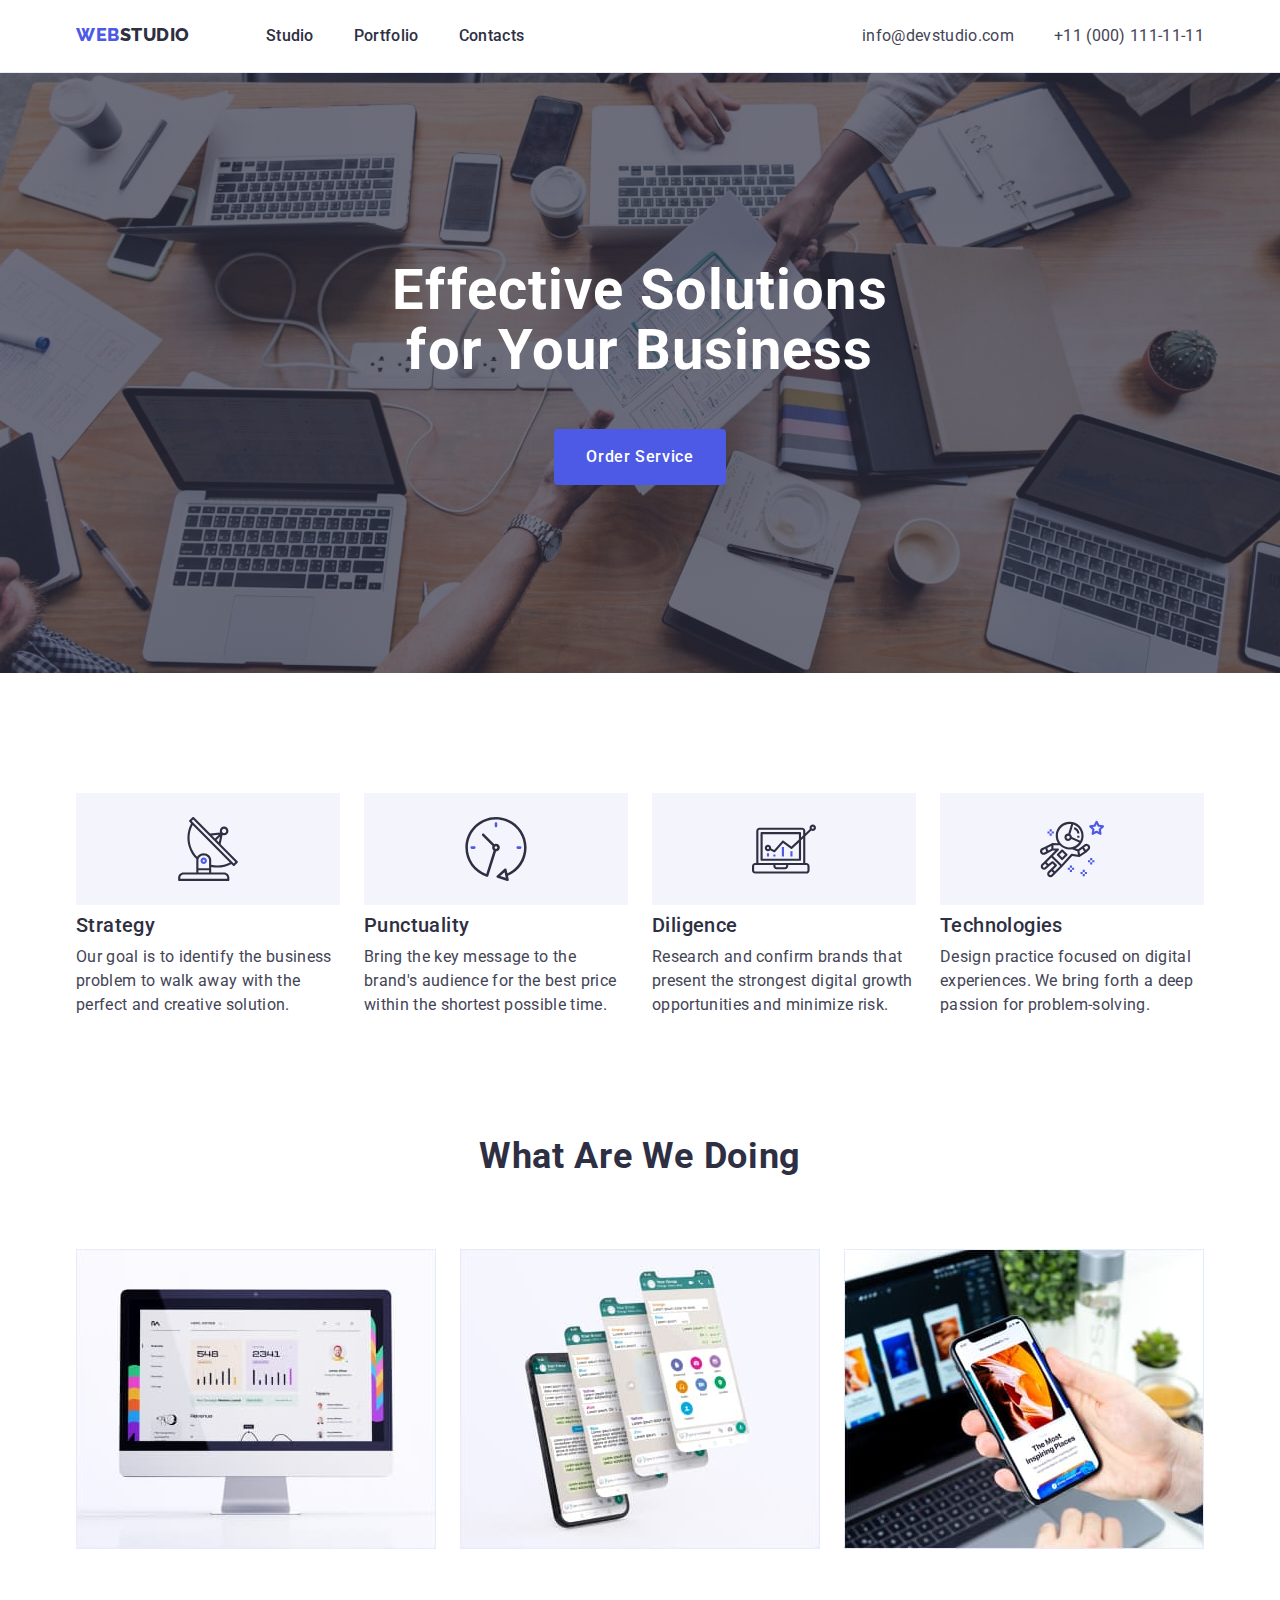
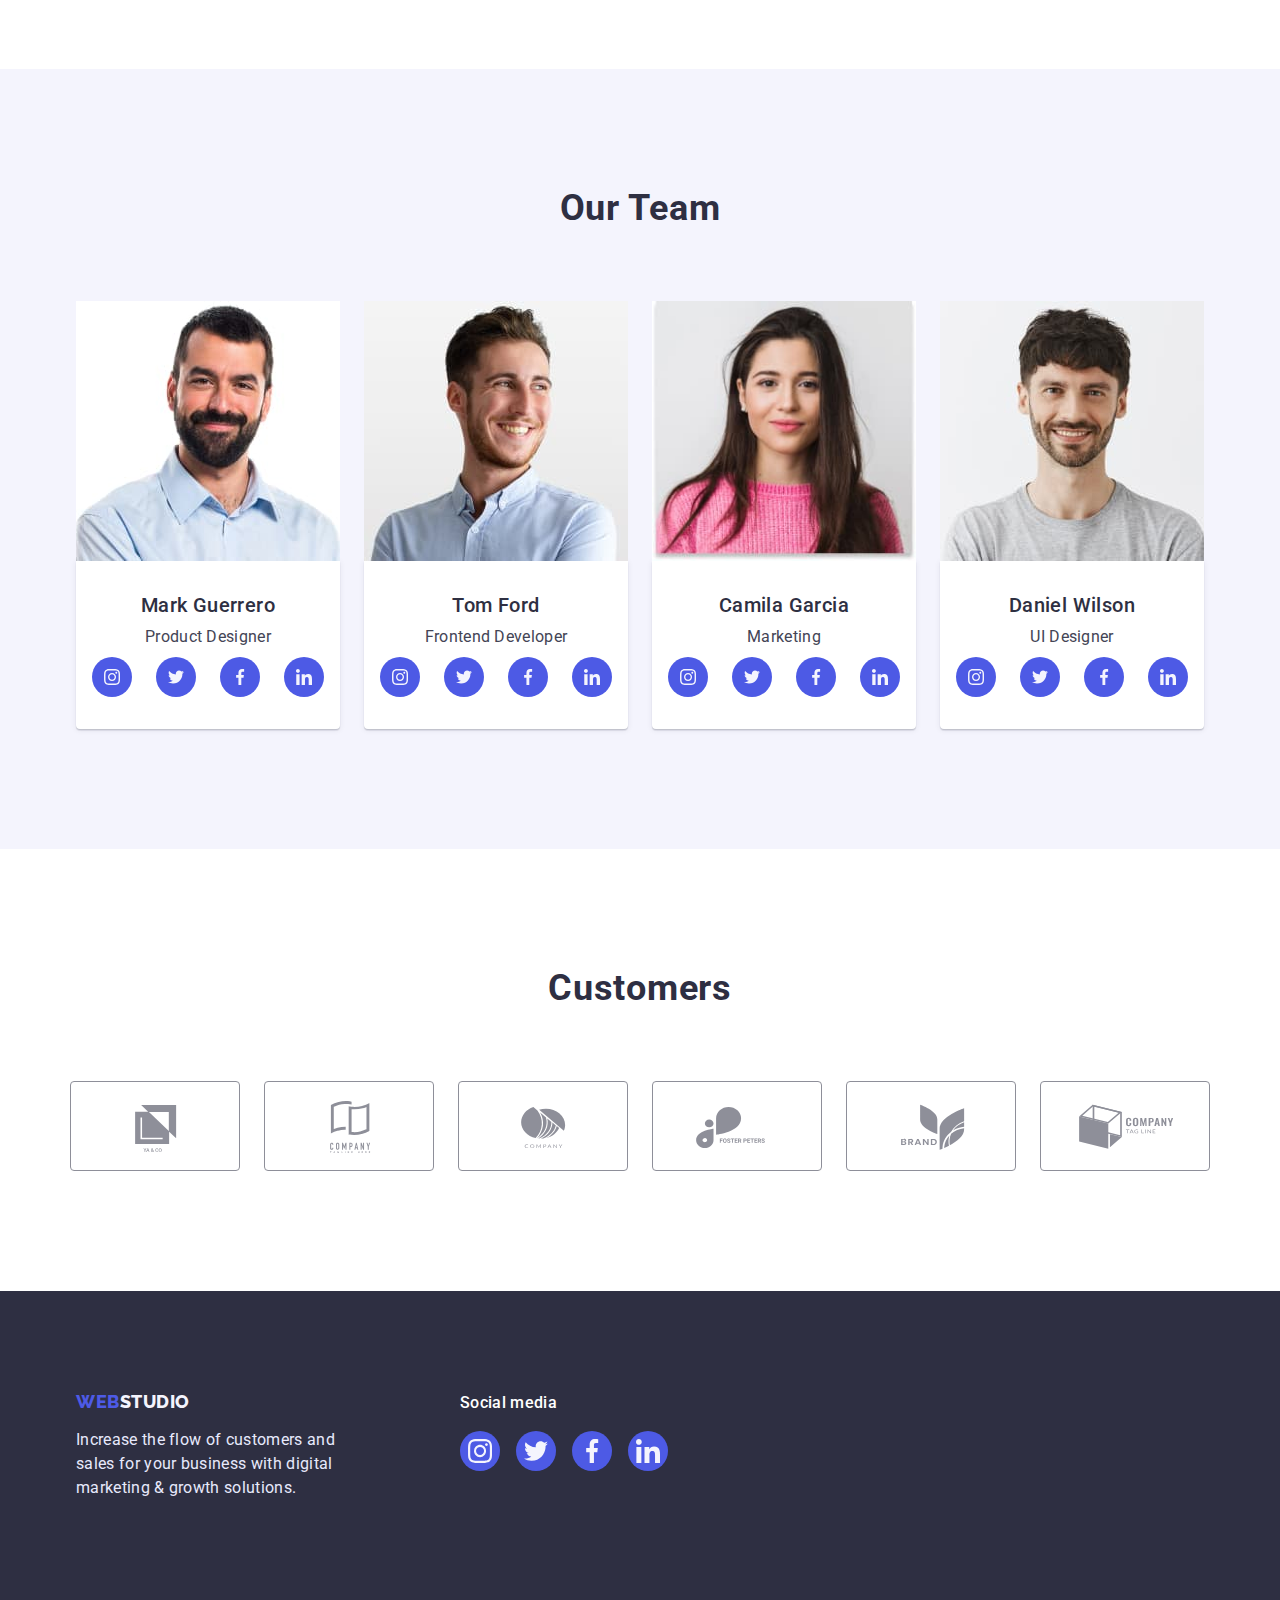
<file: index.html>
<!DOCTYPE html>
<html lang="en">

<head>
    <meta charset="UTF-8">
    <meta http-equiv="X-UA-Compatible" content="IE=edge">
    <meta name="viewport" content="width=device-width, initial-scale=1.0">
    <link rel="preconnect" href="https://fonts.googleapis.com">
    <link rel="preconnect" href="https://fonts.gstatic.com" crossorigin>
    <link
        href="https://fonts.googleapis.com/css2?family=Raleway:wght@800&family=Roboto:wght@400;500;700;900&display=swap"
        rel="stylesheet">
    <link rel="stylesheet"
        href="https://cdnjs.cloudflare.com/ajax/libs/modern-normalize/1.1.0/modern-normalize.min.css">
    <link rel="stylesheet" href="./css/styles.css">

    <title>Студія</title>
</head>

<body>
    <header class="header">
        <div class="container header-menu">
            <nav class="nav">
                <a class="logo link" href="./index.html">Web<span class="color">Studio</span></a>
                <ul class="menu list">
                    <li class="menu-item"><a class="menu-link link" href="./index.html">Studio</a></li>
                    <li class="menu-item"><a class="menu-link link" href="./portfolio.html">Portfolio</a></li>
                    <li class="menu-item"><a class="menu-link link" href="">Contacts</a></li>
                </ul>
            </nav>
            <address class="address">
                <ul class="address-list list">
                    <li class="address-item"><a class="address-link link"
                            href="mailto:info@devstudio.com">info@devstudio.com</a></li>
                    <li class="address-item"><a class="address-link link" href="tel:+110001111111">+11 (000)
                            111-11-11</a>
                    </li>
                </ul>
            </address>
        </div>
    </header>
    <main>
        <!-- Section Hero -->
        <section class="hero">
            <h1 class="hero-title">Effective Solutions for Your Business</h1>
            <button class="hero-button" type="button" data-modal-open>Order Service</button>
        </section>
        <!-- Section Advantages (h2 need to hide in css) -->
        <section class="advantages">
            <div class="container">
                <h2 hidden class="adv-title">Our Advantages</h2>
                <ul class="adv-list list">
                    <li class="adv-list-items">
                        <div class="fild">
                            <svg width="64" height="64" class="fild-icon">
                                <use href="./images/sprite.svg#icon-antenna"></use>
                            </svg>
                        </div>
                        <h3 class="adv-subtitle">Strategy</h3>
                        <p class="text text-padding">
                            Our goal is to identify the business problem to walk away with the perfect and creative
                            solution.
                        </p>
                    </li>
                    <li class="adv-list-items">
                        <div class="fild">
                            <svg width="64" height="64" class="fild-icon">
                                <use href="./images/sprite.svg#icon-clock"></use>
                            </svg>
                        </div>
                        <h3 class="adv-subtitle">Punctuality</h3>
                        <p class="text text-padding">
                            Bring the key message to the brand's audience for the best price within the shortest
                            possible
                            time.
                        </p>
                    </li>
                    <li class="adv-list-items">
                        <div class="fild">
                            <svg width="64" height="64" class="fild-icon">
                                <use href="./images/sprite.svg#icon-diagram"></use>
                            </svg>
                        </div>
                        <h3 class="adv-subtitle">Diligence</h3>
                        <p class="text text-padding">
                            Research and confirm brands that present the strongest digital growth opportunities and
                            minimize
                            risk.
                        </p>
                    </li>
                    <li class="adv-list-items">
                        <div class="fild">
                            <svg width="64" height="64" class="fild-icon">
                                <use href="./images/sprite.svg#icon-astronaut"></use>
                            </svg>
                        </div>
                        <h3 class="adv-subtitle">Technologies</h3>
                        <p class="text text-padding">
                            Design practice focused on digital experiences. We bring forth a deep passion for
                            problem-solving.
                        </p>
                    </li>
                </ul>
            </div>
        </section>
        <!-- Section What we are doing (WORK) -->
        <section class="work">
            <div class="container">
                <h2 class="work-title">What are we doing</h2>
                <ul class="work-list list">
                    <li class="work-img"><img class="img" src="./images/img-1.jpg" alt="Computer monitor" width="360">
                    </li>
                    <li class="work-img"><img class="img" src="./images/img-2.jpg" alt="Mobile app image" width="360">
                    </li>
                    <li class="work-img"><img class="img" src="./images/img-3.jpg" alt="Responsive website design image"
                            width="360"></li>
                </ul>
            </div>
        </section>
        <!-- Section Our team -->
        <section class="team">
            <div class="container">
                <h2 class="team-title">Our Team</h2>
                <ul class="team-list list">
                    <li class="team-list-item">
                        <img class="team-photo" src="./images/Marc-Guerrero.jpg" alt="Marck Guerrero photo" width="264">
                        <div class="team-name">
                            <h3 class="team-subtitle">Mark Guerrero</h3>
                            <p class="team-text">Product Designer</p>
                            <ul class="team-icon-list list">
                                <li class="icon-list-item">
                                    <a class="team-icon-link" href="">
                                        <svg class="link-icon" width="16" height="16">
                                            <use href="./images/sprite.svg#icon-instagram"></use>
                                        </svg>
                                    </a>
                                </li>
                                <li class="icon-list-item">
                                    <a class="team-icon-link" href="">
                                        <svg class="link-icon" width="16" height="16">
                                            <use href="./images/sprite.svg#icon-twitter"></use>
                                        </svg>
                                    </a>
                                </li>
                                <li class="icon-list-item">
                                    <a class="team-icon-link" href="">
                                        <svg class="link-icon" width="16" height="16">
                                            <use href="./images/sprite.svg#icon-facebook"></use>
                                        </svg>
                                    </a>
                                </li>
                                <li class="icon-list-item">
                                    <a class="team-icon-link" href="">
                                        <svg class="link-icon" width="16" height="16">
                                            <use href="./images/sprite.svg#icon-linkedin"></use>
                                        </svg>
                                    </a>
                                </li>
                            </ul>
                        </div>
                    </li>
                    <li class="team-list-item">
                        <img class="team-photo" src="./images/Tom-Ford.jpg" alt="Tom Ford photo" width="264">
                        <div class="team-name">
                            <h3 class="team-subtitle">Tom Ford</h3>
                            <p class="team-text">Frontend Developer</p>
                            <ul class="team-icon-list list">
                                <li class="icon-list-item">
                                    <a class="team-icon-link" href="">
                                        <svg class="link-icon" width="16" height="16">
                                            <use href="./images/sprite.svg#icon-instagram"></use>
                                        </svg>
                                    </a>
                                </li>
                                <li class="icon-list-item">
                                    <a class="team-icon-link" href="">
                                        <svg class="link-icon" width="16" height="16">
                                            <use href="./images/sprite.svg#icon-twitter"></use>
                                        </svg>
                                    </a>
                                </li>
                                <li class="icon-list-item">
                                    <a class="team-icon-link" href="">
                                        <svg class="link-icon" width="16" height="16">
                                            <use href="./images/sprite.svg#icon-facebook"></use>
                                        </svg>
                                    </a>
                                </li>
                                <li class="icon-list-item">
                                    <a class="team-icon-link" href="">
                                        <svg class="link-icon" width="16" height="16">
                                            <use href="./images/sprite.svg#icon-linkedin"></use>
                                        </svg>
                                    </a>
                                </li>
                            </ul>
                        </div>
                    </li>
                    <li class="team-list-item">
                        <img class="team-photo" src="./images/Camila-Garcia.jpg" alt="Camila Garcia photo" width="264">
                        <div class="team-name">
                            <h3 class="team-subtitle">Camila Garcia</h3>
                            <p class="team-text">Marketing</p>
                            <ul class="team-icon-list list">
                                <li class="icon-list-item">
                                    <a class="team-icon-link" href="">
                                        <svg class="link-icon" width="16" height="16">
                                            <use href="./images/sprite.svg#icon-instagram"></use>
                                        </svg>
                                    </a>
                                </li>
                                <li class="icon-list-item">
                                    <a class="team-icon-link" href="">
                                        <svg class="link-icon" width="16" height="16">
                                            <use href="./images/sprite.svg#icon-twitter"></use>
                                        </svg>
                                    </a>
                                </li>
                                <li class="icon-list-item">
                                    <a class="team-icon-link" href="">
                                        <svg class="link-icon" width="16" height="16">
                                            <use href="./images/sprite.svg#icon-facebook"></use>
                                        </svg>
                                    </a>
                                </li>
                                <li class="icon-list-item">
                                    <a class="team-icon-link" href="">
                                        <svg class="link-icon" width="16" height="16">
                                            <use href="./images/sprite.svg#icon-linkedin"></use>
                                        </svg>
                                    </a>
                                </li>
                            </ul>
                        </div>
                    </li>
                    <li class="team-list-item">
                        <img class="team-photo" src="./images/Daniel-Wilson.jpg" alt="Daniel Wilson photo" width="264">
                        <div class="team-name">
                            <h3 class="team-subtitle">Daniel Wilson</h3>
                            <p class="team-text">UI Designer</p>
                            <ul class="team-icon-list list">
                                <li class="icon-list-item">
                                    <a class="team-icon-link" href="">
                                        <svg class="link-icon" width="16" height="16">
                                            <use href="./images/sprite.svg#icon-instagram"></use>
                                        </svg>
                                    </a>
                                </li>
                                <li class="icon-list-item">
                                    <a class="team-icon-link" href="">
                                        <svg class="link-icon" width="16" height="16">
                                            <use href="./images/sprite.svg#icon-twitter"></use>
                                        </svg>
                                    </a>
                                </li>
                                <li class="icon-list-item">
                                    <a class="team-icon-link" href="">
                                        <svg class="link-icon" width="16" height="16">
                                            <use href="./images/sprite.svg#icon-facebook"></use>
                                        </svg>
                                    </a>
                                </li>
                                <li class="icon-list-item">
                                    <a class="team-icon-link" href="">
                                        <svg class="link-icon" width="16" height="16">
                                            <use href="./images/sprite.svg#icon-linkedin"></use>
                                        </svg>
                                    </a>
                                </li>
                            </ul>
                        </div>
                    </li>
                </ul>
            </div>
        </section>
        <section class="customer">
            <div class="container">
                <h2 class="customer-title">Customers</h2>
                <div class="customer-fild">
                    <ul class="customer-list list">
                        <li class="customer-list-item"><a class="customer-link" href=""><svg class="customer-icon"
                                    width="168" height="88">
                                    <use href="./images/sprite.svg#icon-Logo-1"></use>
                                </svg></a></li>
                        <li class="customer-list-item"><a class="customer-link" href=""><svg class="customer-icon"
                                    width="168" height="88">
                                    <use href="./images/sprite.svg#icon-Logo-2"></use>
                                </svg></a></li>
                        <li class="customer-list-item"><a class="customer-link" href=""><svg class="customer-icon"
                                    width="168" height="88">
                                    <use href="./images/sprite.svg#icon-Logo-3"></use>
                                </svg></a></li>
                        <li class="customer-list-item"><a class="customer-link" href=""><svg class="customer-icon"
                                    width="168" height="88">
                                    <use href="./images/sprite.svg#icon-Logo-4"></use>
                                </svg></a></li>
                        <li class="customer-list-item"><a class="customer-link" href=""><svg class="customer-icon"
                                    width="168" height="88">
                                    <use href="./images/sprite.svg#icon-Logo-5"></use>
                                </svg></a></li>
                        <li class="customer-list-item"><a class="customer-link" href=""><svg class="customer-icon"
                                    width="168" height="88">
                                    <use href="./images/sprite.svg#icon-Logo-6"></use>
                                </svg></a></li>
                    </ul>
                </div>
            </div>
        </section>
    </main>
    <footer class="footer">
        <div class="container wraps">
            <div class="wrap1">
                <a class="footer-logo link" href="./index.html">Web<span class="footer-color">Studio</span></a>
                <p class="footer-text">Increase the flow of customers and sales for your business with digital marketing
                    &
                    growth
                    solutions.</p>
            </div>
            <div class="wrap2">
                <p class="social-text">Social media</p>
                <ul class="wrap2-social-list list">
                    <li class="wrap2-list-item"><a class="wrap2-social-link" href=""><svg class="wrap2-icon" width="24"
                                height="24">
                                <use href="./images/sprite.svg#icon-instagram"></use>
                            </svg></a></li>
                    <li class="wrap2-list-item"><a class="wrap2-social-link" href=""><svg class="wrap2-icon" width="24"
                                height="24">
                                <use href="./images/sprite.svg#icon-twitter"></use>
                            </svg></a></li>
                    <li class="wrap2-list-item"><a class="wrap2-social-link" href=""><svg class="wrap2-icon" width="24"
                                height="24">
                                <use href="./images/sprite.svg#icon-facebook"></use>
                            </svg></a></li>
                    <li class="wrap2-list-item"><a class="wrap2-social-link" href=""><svg class="wrap2-icon" width="24"
                                height="24">
                                <use href="./images/sprite.svg#icon-linkedin"></use>
                            </svg></a></li>
                </ul>
            </div>
        </div>
    </footer>
    <!-------------- Modal window------------ -->
    <div class="backdrop is-hidden" data-modal>
        <div class="modal">
            <button class="modal-close-button" type="button" data-modal-close><svg class="modal-close-icon" width="8"
                    height="8">
                    <use href="./images/sprite.svg#close-modal"></use>
                </svg></button>
        </div>
    </div>

    <script src="./js/modal.js"></script>
</body>

</html>
</file>
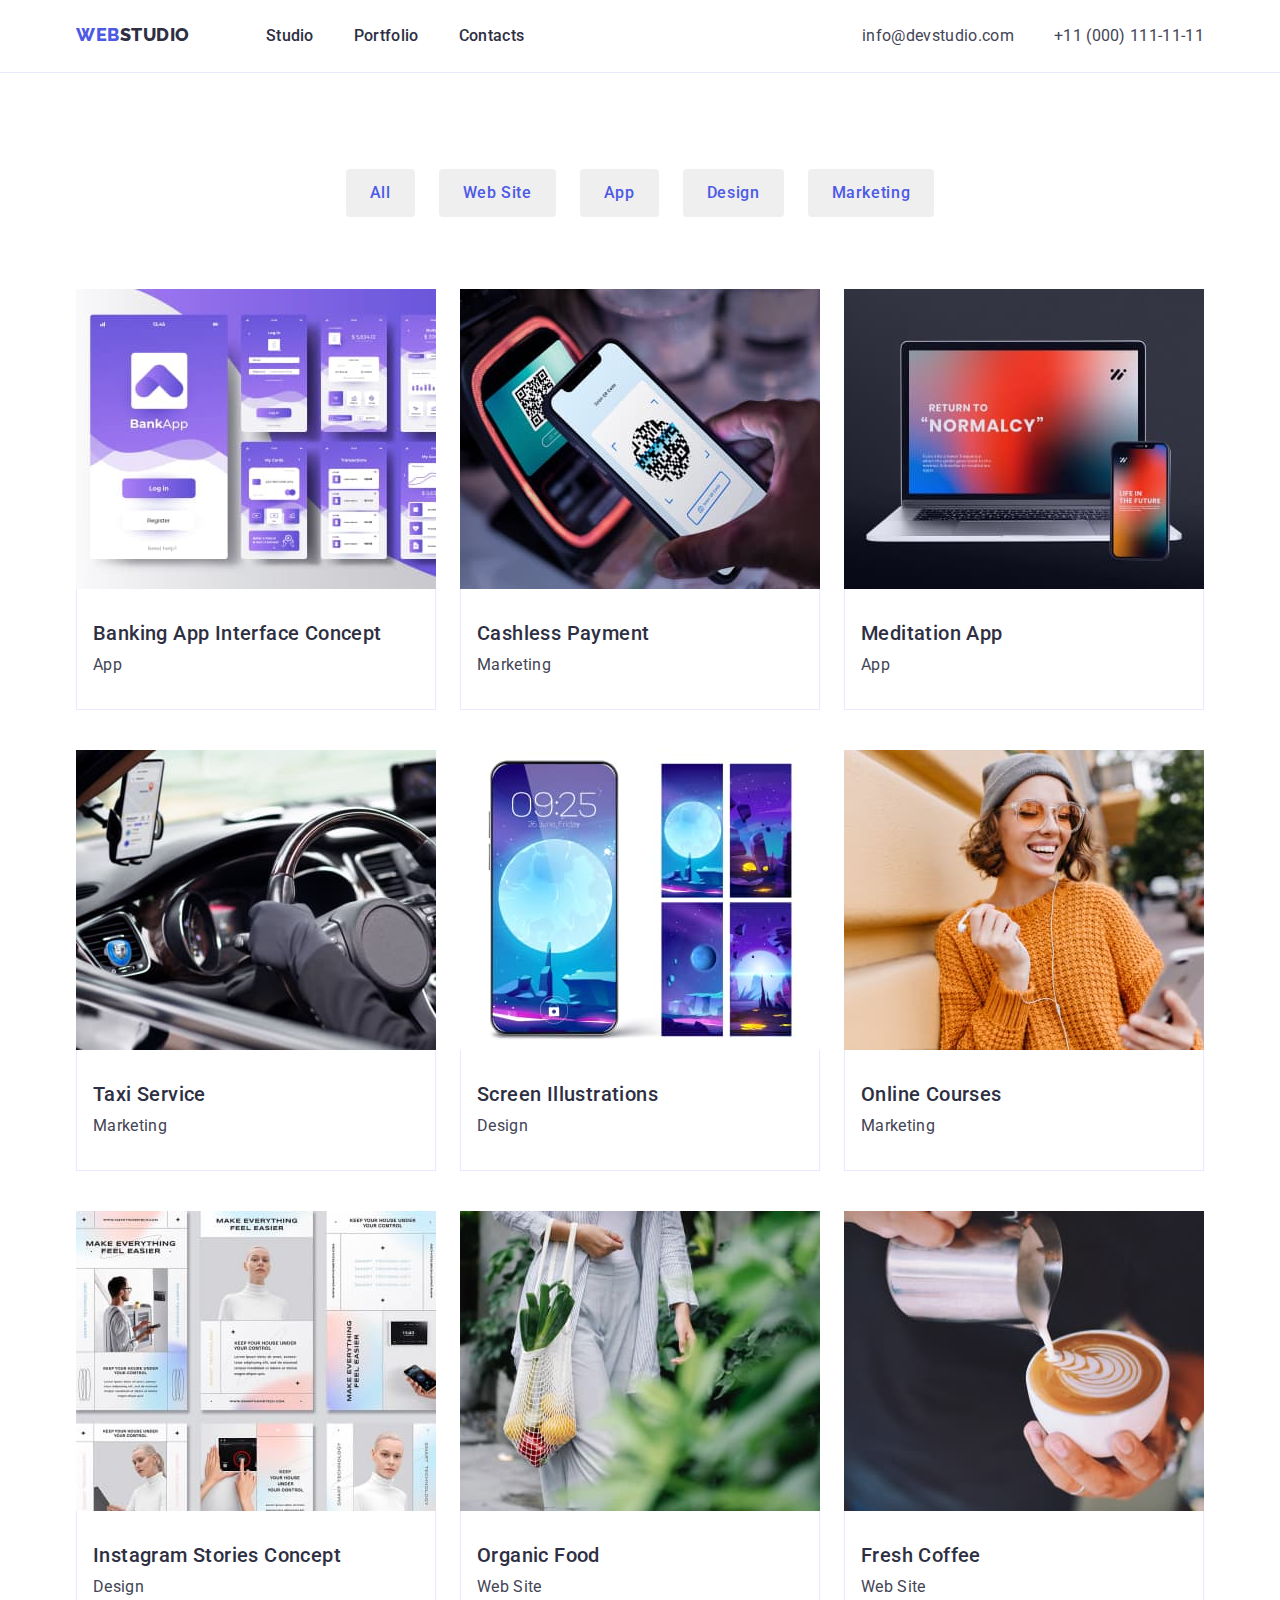
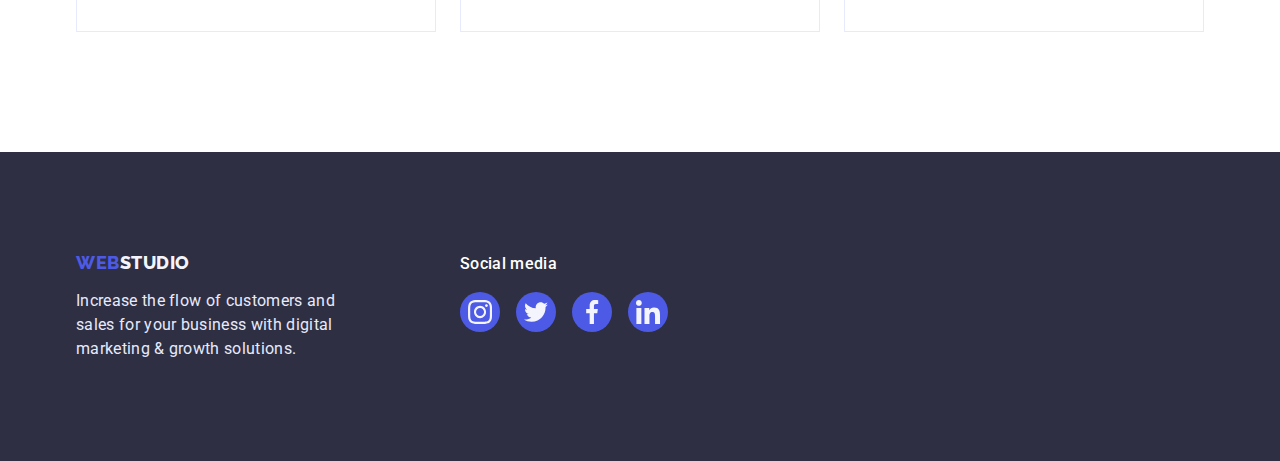
<file: portfolio.html>
<!DOCTYPE html>
<html lang="en">

<head>
    <meta charset="UTF-8">
    <meta http-equiv="X-UA-Compatible" content="IE=edge">
    <meta name="viewport" content="width=device-width, initial-scale=1.0">
    <link rel="preconnect" href="https://fonts.googleapis.com">
    <link rel="preconnect" href="https://fonts.gstatic.com" crossorigin>
    <link
        href="https://fonts.googleapis.com/css2?family=Raleway:wght@800&family=Roboto:wght@400;500;700;900&display=swap"
        rel="stylesheet">
    <link rel="stylesheet"
        href="https://cdnjs.cloudflare.com/ajax/libs/modern-normalize/1.1.0/modern-normalize.min.css">
    <link rel="stylesheet" href="./css/styles.css">

    <title>Портфоліо</title>
</head>

<body>
    <header class="header">
        <div class="container header-menu">
            <nav class="nav">
                <a class="logo link" href="./index.html">Web<span class="color">Studio</span></a>
                <ul class="menu list">
                    <li class="menu-item"><a class="menu-link link" href="./index.html">Studio</a></li>
                    <li class="menu-item"><a class="menu-link link" href="./portfolio.html">Portfolio</a></li>
                    <li class="menu-item"><a class="menu-link link" href="">Contacts</a></li>
                </ul>
            </nav>
            <address class="address">
                <ul class="address-list list">
                    <li class="address-item"><a class="address-link link"
                            href="mailto:info@devstudio.com">info@devstudio.com</a></li>
                    <li class="address-item"><a class="address-link link" href="tel:+110001111111">+11 (000)
                            111-11-11</a>
                    </li>
                </ul>
            </address>
        </div>
    </header>
    <main>
        <section class="portfolio">
            <div class="container">
                <!-- h1 hide heding in css -->
                <h1 hidden>Our Works</h1>
                <ul class="filter-list list">
                    <li class="filter-item"><button class="filter-button" type="button">All</button></li>
                    <li class="filter-item"><button class="filter-button" type="button">Web Site</button></li>
                    <li class="filter-item"><button class="filter-button" type="button">App</button></li>
                    <li class="filter-item"><button class="filter-button" type="button">Design</button></li>
                    <li class="filter-item"><button class="filter-button" type="button">Marketing</button></li>
                </ul>
                <!-- Row 1 -->
                <ul class="works-list list">
                    <li class="works-list-item">
                        <div class="item-hover">
                            <a class="item-link link" href="#">
                                <div class="overlay-wrapper">
                                    <img class="item-img" src="./images/Banking-app.jpg"
                                        alt="Banking app interface images" width="360">
                                    <p class="overlay">14 Stylish and User-Friendly App Design Concepts · Task Manager
                                        App · Calorie Tracker
                                        App · Exotic Fruit Ecommerce App · Cloud Storage App</p>
                                </div>
                                <div class="item-name">
                                    <h2 class="works-item-title">Banking App Interface Concept</h2>
                                    <p class="item-text">App</p>
                                </div>
                            </a>
                        </div>
                    </li>
                    <li class="works-list-item">
                        <div class="item-hover">
                            <a class="item-link link" href="#"><img class="item-img" src="./images/Payment.jpg"
                                    alt="Image of payment by phone" width="360">
                                <div class="item-name">
                                    <h2 class="works-item-title">Cashless Payment</h2>
                                    <p class="item-text">Marketing</p>
                                </div>
                            </a>
                        </div>
                    </li>
                    <li class="works-list-item">
                        <div class="item-hover">
                            <a class="item-link link" href="#"><img class="item-img" src="./images/Meditaion-app.jpg"
                                    alt="Image of the meditation app" width="360">
                                <div class="item-name">
                                    <h2 class="works-item-title">Meditation App</h2>
                                    <p class="item-text">App</p>
                                </div>
                            </a>
                        </div>
                    </li>
                    <!-- Row 2 -->
                    <li class="works-list-item">
                        <div class="item-hover">
                            <a class="item-link link" href="#"><img class="item-img" src="./images/Taxi-service.jpg"
                                    alt="Advertising of a taxi service" width="360">
                                <div class="item-name">
                                    <h2 class="works-item-title">Taxi Service</h2>
                                    <p class="item-text">Marketing</p>
                                </div>
                            </a>
                        </div>
                    </li>
                    <li class="works-list-item">
                        <div class="item-hover">
                            <a class="item-link link" href="#"><img class="item-img"
                                    src="./images/Screen-illustration.jpg" alt="Example design and illustration"
                                    width="360">
                                <div class="item-name">
                                    <h2 class="works-item-title">Screen Illustrations</h2>
                                    <p class="item-text">Design</p>
                                </div>
                            </a>
                        </div>
                    </li>
                    <li class="works-list-item">
                        <div class="item-hover">
                            <a class="item-link link" href="#"><img class="item-img" src="./images/Online-cources.jpg"
                                    alt="Online course advertising design" width="360">
                                <div class="item-name">
                                    <h2 class="works-item-title">Online Courses</h2>
                                    <p class="item-text">Marketing</p>
                                </div>
                            </a>
                        </div>
                    </li>
                    <!-- Row 3 -->
                    <li class="works-list-item">
                        <div class="item-hover">
                            <a class="item-link link" href="#"><img class="item-img"
                                    src="./images/Instagram-concept.jpg" alt="Design instagram stories" width="360">
                                <div class="item-name">
                                    <h2 class="works-item-title">Instagram Stories Concept</h2>
                                    <p class="item-text">Design</p>
                                </div>
                            </a>
                        </div>
                    </li>
                    <li class="works-list-item">
                        <div class="item-hover">
                            <a class="item-link link" href="#"><img class="item-img" src="./images/Organic-food.jpg"
                                    alt="Organic food store website" width="360">
                                <div class="item-name">
                                    <h2 class="works-item-title">Organic Food</h2>
                                    <p class="item-text">Web Site</p>
                                </div>
                            </a>
                        </div>
                    </li>
                    <li class="works-list-item">
                        <div class="item-hover">
                            <a class="item-link link" href="#"><img class="item-img" src="./images/Fresh-coffee.jpg"
                                    alt="Fresh Coffee Shop Website" width="360">
                                <div class="item-name">
                                    <h2 class="works-item-title">Fresh Coffee</h2>
                                    <p class="item-text">Web Site</p>
                                </div>
                            </a>
                        </div>
                    </li>
                </ul>
            </div>
        </section>
    </main>
    <footer class="footer">
        <div class="container wraps">
            <div class="wrap1">
                <a class="footer-logo link" href="./index.html">Web<span class="footer-color">Studio</span></a>
                <p class="footer-text">Increase the flow of customers and sales for your business with digital marketing
                    &
                    growth
                    solutions.</p>
            </div>
            <div class="wrap2">
                <p class="social-text">Social media</p>
                <ul class="wrap2-social-list list">
                    <li class="wrap2-list-item"><a class="wrap2-social-link" href=""><svg class="wrap2-icon" width="24"
                                height="24">
                                <use href="./images/sprite.svg#icon-instagram"></use>
                            </svg></a></li>
                    <li class="wrap2-list-item"><a class="wrap2-social-link" href=""><svg class="wrap2-icon" width="24"
                                height="24">
                                <use href="./images/sprite.svg#icon-twitter"></use>
                            </svg></a></li>
                    <li class="wrap2-list-item"><a class="wrap2-social-link" href=""><svg class="wrap2-icon" width="24"
                                height="24">
                                <use href="./images/sprite.svg#icon-facebook"></use>
                            </svg></a></li>
                    <li class="wrap2-list-item"><a class="wrap2-social-link" href=""><svg class="wrap2-icon" width="24"
                                height="24">
                                <use href="./images/sprite.svg#icon-linkedin"></use>
                            </svg></a></li>
                </ul>
            </div>
        </div>
    </footer>
</body>
</file>
<file: css/styles.css>
:root {
  --text-color: #434455;
  --title-text-color: #2e2f42;
  --primary-brand-color: #4d5ae5;
  --pressed-state-color: #404bbf;
  --primary-accent-color: #e7e9fc;
  --primary-bg-color: #f4f4fd;
  --grad-fon: linear-gradient(rgba(46, 47, 66, 0.7), rgba(46, 47, 66, 0.7));
  --transition: 250ms cubic-bezier(0.4, 0, 0.2, 1);
}

body {
  font-family: "Roboto", sans-serif;
  color: var(--text-color);
}

/* ============= COPMPONENTS ======================= */
.list {
  padding: 0;
  margin: 0;
  list-style: none;
}

.link {
  text-decoration: none;
}

.h2-title {
  font-family: "Roboto", sans-serif;
  font-weight: 700;
  font-size: 36px;
  line-height: 1.11;
  text-align: center;
  letter-spacing: 0.02em;
  text-transform: capitalize;

  color: var(--title-text-color);
}

.h3-title {
  font-family: "Roboto", sans-serif;
  font-weight: 500;
  font-size: 20px;
  line-height: 1.2;
  letter-spacing: 0.02em;

  color: var(--title-text-color);
}

.text {
  font-family: "Roboto", sans-serif;
  font-weight: 400;
  font-size: 16px;
  line-height: 1.5;
  letter-spacing: 0.02em;

  color: var(--text-color);
}

/* ===============COMPONENTS====================== */

.container {
  margin-left: auto;
  margin-right: auto;
  width: 1158px;
  padding-left: 15px;
  padding-right: 15px;
}

/* Header */

.header {
  border-bottom: 1px solid var(--primary-accent-color);
}

.header-menu {
  display: flex;
  align-items: center;
  padding-top: 24px;
  padding-bottom: 24px;
}

.nav {
  display: flex;
}

.logo {
  font-family: "Raleway", sans-serif;
  font-weight: 800;
  font-size: 18px;
  line-height: 1.17;
  letter-spacing: 0.03em;
  text-transform: uppercase;

  margin-right: 76px;

  color: var(--primary-brand-color);
}

.color {
  color: #2e2f42;
}

.menu {
  display: flex;
  align-items: center;
}

.menu-item:not(:last-child) {
  margin-right: 40px;
}

.menu-link {
  font-family: "Roboto", sans-serif;
  font-weight: 500;
  font-size: 16px;
  line-height: 1.5;
  letter-spacing: 0.02em;

  color: var(--title-text-color);
  transition: color var(--transition);
}

.menu-link:hover,
.menu-link:focus {
  color: var(--pressed-state-color);
}

.address {
  font-style: normal;
  margin-left: auto;
}

.address-list {
  display: flex;
  align-items: center;
}

.address-item:not(:last-child) {
  margin-right: 40px;
}

.address-link {
  font-family: "Roboto", sans-serif;
  font-weight: 400;
  font-size: 16px;
  line-height: 1.5;
  letter-spacing: 0.02em;

  color: var(--text-color);
  transition: color var(--transition);
}

.address-link:hover,
.address-link:focus {
  color: var(--pressed-state-color);
}

/* Section HERO */

.hero {
  background-color: #2e2f42;
  padding-top: 188px;
  padding-bottom: 188px;
  text-align: center;

  max-width: 1440px;
  height: 600px;
  margin-left: auto;
  margin-right: auto;
  background-image: var(--grad-fon), url(../images/people-office-1.jpg);
  background-repeat: no-repeat;
  background-position: center;
  background-size: cover;
}

.hero-title {
  font-family: "Roboto", sans-serif;
  font-weight: 700;
  font-size: 56px;
  line-height: 1.07;
  text-align: center;
  letter-spacing: 0.02em;

  width: 496px;
  margin-top: 0;
  margin-bottom: 48px;
  margin-left: auto;
  margin-right: auto;

  color: #ffffff;
}

.hero-button {
  font-family: "Roboto", sans-serif;
  font-weight: 500;
  font-size: 16px;
  line-height: 1.5;
  letter-spacing: 0.04em;
  cursor: pointer;

  padding-top: 16px;
  padding-bottom: 16px;
  padding-left: 32px;
  padding-right: 32px;

  border: none;
  border-radius: 4px;
  transition: background-color var(--transition);

  color: #ffffff;
  background-color: var(--primary-brand-color);
}

.hero-button:hover,
.hero-button:focus {
  background-color: var(--pressed-state-color);
}

/* ==== Section ADVANTAGES ==== */

.advantages {
  padding-top: 120px;
  padding-bottom: 120px;
}

.adv-list {
  display: flex;
}

.adv-list-items:not(:nth-child(4n)) {
  margin-right: 24px;
}

.fild {
  display: flex;
  align-items: center;
  justify-content: center;
  width: 264px;
  height: 112px;
  background-color: var(--primary-bg-color);
}

.adv-subtitle {
  font-family: "Roboto", sans-serif;
  font-weight: 500;
  font-size: 20px;
  line-height: 1.2;
  letter-spacing: 0.02em;

  margin-top: 8px;
  margin-bottom: 8px;

  color: var(--title-text-color);
}

.text-padding {
  margin-top: 0;
  margin-bottom: 0;
}
/* ==== Section ADVANTAGES ==== */

/* ======= Section WORK ======== */

.work {
  padding-bottom: 120px;
}

.work-title {
  font-family: "Roboto", sans-serif;
  font-weight: 700;
  font-size: 36px;
  line-height: 1.11;
  letter-spacing: 0.02em;
  text-transform: capitalize;
  text-align: center;

  padding-top: 0;
  padding-bottom: 0;
  margin-top: 0;
  margin-bottom: 72px;

  color: #2e2f42;
}

.work-list {
  display: flex;
}

.img {
  display: block;
}

.work-img:not(:nth-child(3n)) {
  margin-right: 24px;
}

/* ======= Section WORK ======== */

/*======== Section OUR TEAM ========*/

.team {
  background-color: #f4f4fd;
  padding-top: 120px;
  padding-bottom: 120px;
}

.team-title {
  font-family: "Roboto", sans-serif;
  font-weight: 700;
  font-size: 36px;
  line-height: 1.11;
  letter-spacing: 0.02em;
  text-transform: capitalize;
  text-align: center;

  padding-bottom: 0;
  margin-top: 0;
  margin-bottom: 72px;

  color: #2e2f42;
}

.team-list {
  display: flex;
}

.team-list-item:not(:nth-child(4n)) {
  margin-right: 24px;
}

.team-photo {
  display: block;
}

.team-name {
  padding-top: 32px;
  padding-bottom: 32px;
  text-align: center;
  box-shadow: 0px 1px 6px rgba(46, 47, 66, 0.08),
    0px 1px 1px rgba(46, 47, 66, 0.16), 0px 2px 1px rgba(46, 47, 66, 0.08);
  border-radius: 0px 0px 4px 4px;

  background-color: #ffffff;
}

.team-subtitle {
  font-family: "Roboto", sans-serif;
  font-weight: 500;
  font-size: 20px;
  line-height: 1.2;
  letter-spacing: 0.02em;

  margin-top: 0;
  margin-bottom: 8px;

  color: #2e2f42;
}

.team-text {
  font-family: "Roboto", sans-serif;
  font-weight: 400;
  font-size: 16px;
  line-height: 1.5;
  letter-spacing: 0.02em;

  margin-top: 0;
  margin-bottom: 8px;

  color: #434455;
}

/* ------icon list-------- */

.team-icon-list {
  display: flex;
  justify-content: center;
  gap: 24px;
}

.team-icon-link {
  display: flex;
  justify-content: center;
  align-items: center;
  width: 40px;
  height: 40px;
  border-radius: 50%;
  transition: background-color var(--transition);
  background-color: var(--primary-brand-color);
}

.team-icon-link:hover,
.team-icon-link:focus {
  background-color: var(--pressed-state-color);
}

.link-icon {
  fill: var(--primary-bg-color);
}

/* ------icon list---------- */

/*======== Section OUR TEAM ========*/

/* ======== Section CUSTOMERS====== */

.customer {
  padding-top: 120px;
  padding-bottom: 120px;
}

.customer-title {
  font-family: "Roboto", sans-serif;
  font-weight: 700;
  font-size: 36px;
  line-height: 1.11;
  letter-spacing: 0.02em;
  text-transform: capitalize;
  text-align: center;

  padding-bottom: 0;
  margin-top: 0;
  margin-bottom: 72px;

  color: #2e2f42;
}

.customer-list {
  display: flex;
  justify-content: center;
  align-items: center;
  gap: 24px;
}

.customer-list-item {
  display: flex;
  align-items: center;
  justify-content: center;
  border: 1px solid #8e8f99;
  border-radius: 4px;
  transition: border var(--transition);
}

.customer-list-item:hover,
.customer-list-item:focus {
  border: 1px solid var(--pressed-state-color);
}

.customer-link {
  width: 168px;
  height: 88px;
}

.customer-icon {
  transition: fill var(--transition);
  fill: #8e8f99;
}

.customer-icon:hover,
.customer-icon:focus {
  fill: var(--pressed-state-color);
}

/* ======== Section CUSTOMERS====== */

/*=========== Footer ============== */

.footer {
  background-color: #2e2f42;
  padding-top: 100px;
  padding-bottom: 100px;
}

.wraps {
  display: flex;
  gap: 120px;
}

.footer-logo {
  font-family: "Raleway", sans-serif;
  font-style: normal;
  font-weight: 800;
  font-size: 18px;
  line-height: 1.17;
  letter-spacing: 0.03em;
  text-transform: uppercase;

  color: var(--primary-brand-color);
}

.footer-color {
  color: #f4f4fd;
}

.footer-text {
  font-family: "Roboto", sans-serif;
  font-weight: 400;
  font-size: 16px;
  line-height: 1.5;
  letter-spacing: 0.02em;
  color: #e7e9fc;

  width: 264px;
  margin-top: 16px;
  margin-bottom: 0;
}

.social-text {
  font-family: "Roboto", sans-serif;
  font-weight: 500;
  font-size: 16px;
  line-height: 1.5;

  letter-spacing: 0.02em;
  color: #ffffff;

  margin-bottom: 16px;
  margin-top: 0;
}

.wrap2-social-list {
  display: flex;
  gap: 16px;
}

.wrap2-social-link {
  display: flex;
  justify-content: center;
  align-items: center;
  width: 40px;
  height: 40px;
  border-radius: 50%;
  transition: background-color var(--transition);
  background-color: var(--primary-brand-color);
}

.wrap2-icon {
  fill: var(--primary-bg-color);
}

.wrap2-social-link:hover,
.wrap2-social-link:focus {
  background-color: #31d0aa;
}

/*=========== Footer ============== */
/* ======== Modal Window=========== */

.backdrop {
  position: fixed;
  top: 0;
  left: 0;
  width: 100%;
  height: 100%;
  transition: opacity var(--transition);

  background-color: rgba(46, 47, 66, 0.4);
}

.backdrop.is-hidden {
  opacity: 0;
  visibility: hidden;
  pointer-events: none;
}

.modal {
  position: absolute;
  top: 50%;
  left: 50%;
  transform: translate(-50%, -50%);
  min-width: 408px;
  min-height: 516px;

  background-color: #fcfcfc;
  box-shadow: 0px 1px 1px rgba(0, 0, 0, 0.14), 0px 1px 3px rgba(0, 0, 0, 0.12),
    0px 2px 1px rgba(0, 0, 0, 0.2);
  border-radius: 4px;
}

.modal-close-button {
  position: absolute;
  top: 24px;
  right: 24px;
  display: flex;
  justify-content: center;
  align-items: center;
  width: 24px;
  height: 24px;
  padding: 0;
  cursor: pointer;
  transition: background-color var(--transition);

  background-color: var(--primary-accent-color);
  border: 1px solid rgba(0, 0, 0, 0.1);
  border-radius: 50%;
}

.modal-close-button:hover,
.modal-close-button:focus {
  background-color: var(--pressed-state-color);
}

.modal-close-icon {
  transition: fill var(--transition);
}

.modal-close-button:hover .modal-close-icon,
.modal-close-button:focus .modal-close-icon {
  fill: #ffffff;
}

/* -------PORTFOLIO PAGE--------- */

.portfolio {
  padding-top: 96px;
  padding-bottom: 120px;
}

/*======== Filter ======== */

.filter-list {
  display: flex;
  justify-content: center;

  margin-top: 0;
  margin-bottom: 72px;
}

.filter-item:not(:last-child) {
  margin-right: 24px;
}

.filter-button {
  font-family: "Roboto", sans-serif;
  font-weight: 500;
  font-size: 16px;
  line-height: 1.5;
  letter-spacing: 0.04em;
  cursor: pointer;
  display: block;

  padding-top: 12px;
  padding-bottom: 12px;
  padding-left: 24px;
  padding-right: 24px;
  border: none;
  border-radius: 4px;

  color: var(--primary-brand-color);
  transition: color var(--transition), background-color var(--transition),
    box-shadow var(--transition);
}

.filter-button:hover,
.filter-button:focus {
  box-shadow: 0px 3px 1px rgba(0, 0, 0, 0.1), 0px 2px 1px rgba(0, 0, 0, 0.08),
    0px 2px 2px rgba(0, 0, 0, 0.12);

  color: #e7e9fc;
  background-color: var(--pressed-state-color);
}

/*======== Filter ======== */

/*========= Works list ======== */

.works-list {
  display: flex;
  flex-wrap: wrap;
}

.works-list-item:not(:nth-child(3n)) {
  margin-right: 24px;
}

.works-list-item:not(:nth-last-child(-n + 3)) {
  margin-bottom: 40px;
}

.item-link {
  margin-bottom: 32px;
}

.item-img {
  display: block;
}

.item-name {
  padding-top: 32px;
  padding-bottom: 32px;
  padding-left: 16px;
  padding-right: 16px;

  border-left: 1px solid #e7e9fc;
  border-right: 1px solid #e7e9fc;
  border-bottom: 1px solid #e7e9fc;
}

.item-hover {
  transition: box-shadow var(--transition);
}

.item-hover:hover,
.item-hover:focus {
  box-shadow: 0px 1px 6px rgba(46, 47, 66, 0.08),
    0px 1px 1px rgba(46, 47, 66, 0.16), 0px 2px 1px rgba(46, 47, 66, 0.08);
}

.works-item-title {
  font-family: "Roboto";
  font-weight: 500;
  font-size: 20px;
  line-height: 1.2;
  letter-spacing: 0.02em;

  margin-top: 0;
  margin-bottom: 8px;

  color: #2e2f42;
}

.item-text {
  font-family: "Roboto";
  font-weight: 400;
  font-size: 16px;
  line-height: 1.5;
  letter-spacing: 0.02em;

  margin-top: 0;
  margin-bottom: 0;

  color: #434455;
}
/* ------Overlay------------ */
.overlay-wrapper {
  position: relative;
  overflow: hidden;
}
.overlay {
  position: absolute;
  top: 0;
  height: 100%;
  overflow: auto;
  transform: translate(0, 100%);
  transition: transform 500ms linear;

  font-family: "Roboto", sans-serif;
  font-weight: 400;
  font-size: 16px;
  line-height: 1.5;
  letter-spacing: 0.02em;

  color: var(--primary-bg-color);
  background-color: var(--primary-brand-color);

  padding-top: 40px;
  padding-left: 32px;
  padding-right: 32px;
  margin: 0;
}

.item-link:hover .overlay,
.item-link:focus .overlay {
  transform: translate(0, 0);
}

/* ------Overlay------------ */

/*========= Works list ======== */
</file>
